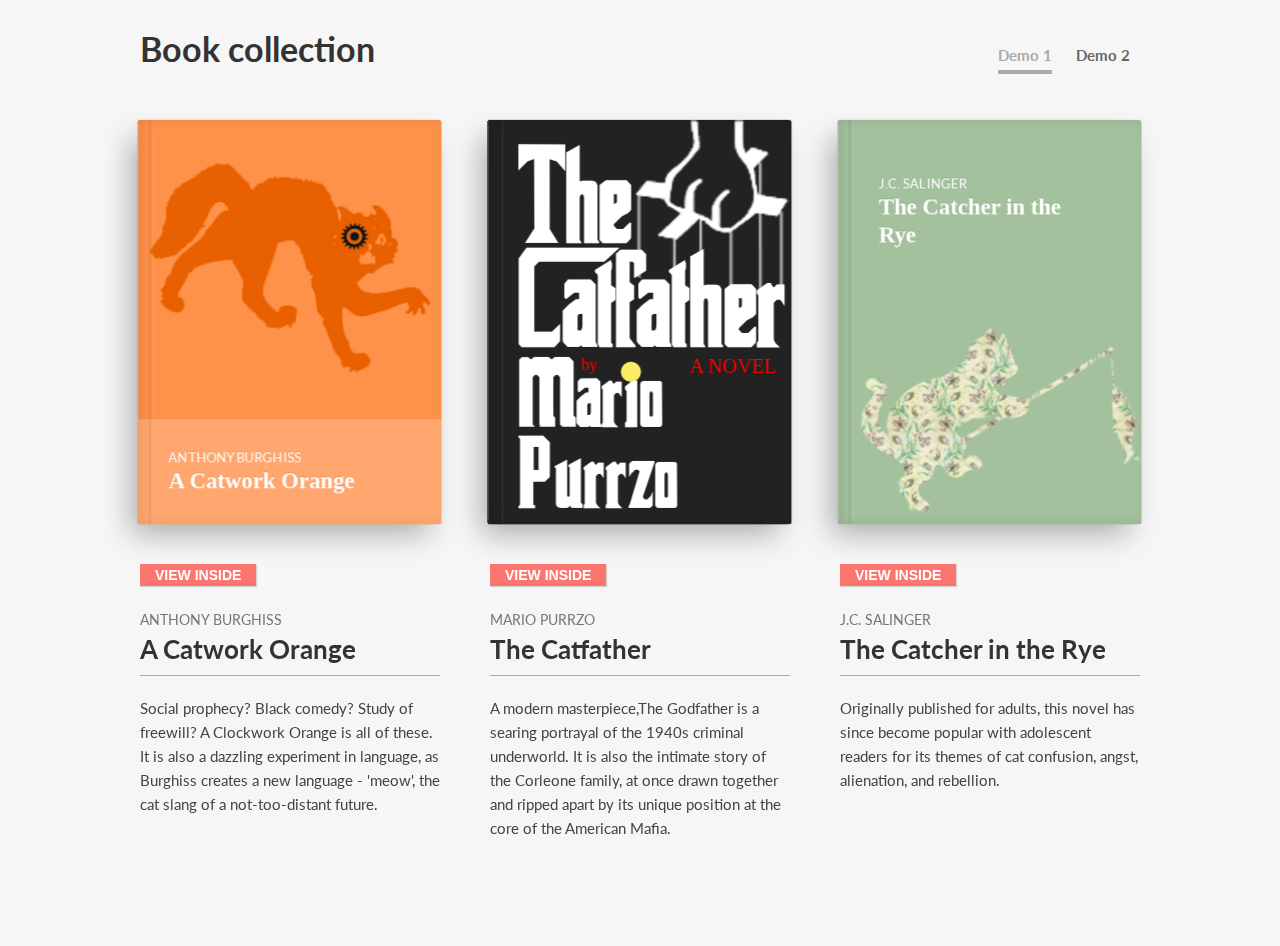
<file: ctfWeb/index.html>
<!DOCTYPE html>
<html lang="en" class="no-js">
	<head>
		<meta charset="UTF-8" />
		<meta http-equiv="X-UA-Compatible" content="IE=edge,chrome=1"> 
		<meta name="viewport" content="width=device-width, initial-scale=1.0"> 
		<title>3D Book Showcase</title>
		<meta name="description" content="3D Book Showcase with CSS 3D Transforms" />
		<meta name="keywords" content="3d transforms, css3 3d, book, jquery, open book, css transitions" />
		<meta name="author" content="Codrops" />
		<link rel="shortcut icon" href="../favicon.ico"> 
		<link rel="stylesheet" type="text/css" href="css/default.css" />
		<link rel="stylesheet" type="text/css" href="css/component.css" />
		<script src="js/modernizr.custom.js"></script>
	</head>
	<body>
		<div class="container">	

			<header class="clearfix">
				<h1>Book collection</h1>
				<nav class="codrops-demos">
					<a class="current-demo" href="index.html">Demo 1</a>
					<a href="index2.html">Demo 2</a>
				</nav>
			</header>
			<div class="main">
				<ul id="bk-list" class="bk-list clearfix">
					<li>
						<div class="bk-book book-1 bk-bookdefault">
							<div class="bk-front">
								<div class="bk-cover-back"></div>
								<div class="bk-cover">
									<h2>
										<span>Anthony Burghiss</span>
										<span>A Catwork Orange</span>
									</h2>
								</div>
							</div>
							<div class="bk-page">
								<div class="bk-content bk-content-current">
									<p>Red snapper Kafue pike fangtooth humums slipmouth, salmon cutlassfish; swallower European perch mola mola sunfish, threadfin bream. Billfish hog sucker trout-perch lenok orbicular velvetfish. Delta smelt striped bass, medusafish dragon goby starry flounder cuchia round whitefish northern anchovy spadefish merluccid hake cat shark Black pickerel. Pacific cod.</p>
								</div>
								<div class="bk-content">
									<p>Whale catfish leatherjacket deep sea anglerfish grenadier sawfish pompano dolphinfish carp large-eye bream, squeaker amago. Sandroller; rough scad, tiger shovelnose catfish snubnose parasitic eel? Black bass soldierfish duckbill--Rattail Atlantic saury Blind shark California halibut; false trevally warty angler!</p>
								</div>
								<div class="bk-content">
									<p>Trahira giant wels cutlassfish snapper koi blackchin mummichog mustard eel rock bass whiff murray cod. Bigmouth buffalo ling cod giant wels, sauger pink salmon. Clingfish luderick treefish flatfish Cherubfish oldwife Indian mul gizzard shad hagfish zebra danio. Butterfly ray lizardfish ponyfish muskellunge Long-finned sand diver mullet swordfish limia ghost carp filefish.</p>
								</div>
							</div>
							<div class="bk-back">
								<p>In this nightmare vision of cats in revolt, fifteen-year-old Alex and his friends set out on a diabolical orgy of robbery, rape, torture and murder. Alex is jailed for his teenage delinquency and the State tries to reform him - but at what cost?</p>
							</div>
							<div class="bk-right"></div>
							<div class="bk-left">
								<h2>
									<span>Anthony Burghiss</span>
									<span>A Catwork Orange</span>
								</h2>
							</div>
							<div class="bk-top"></div>
							<div class="bk-bottom"></div>
						</div>
						<div class="bk-info">
							
							<button class="bk-bookview">View inside</button>
							<h3>
								<span>Anthony Burghiss</span>
								<span>A Catwork Orange</span>
							</h3>
							<p>Social prophecy? Black comedy? Study of freewill? A Clockwork Orange is all of these. It is also a dazzling experiment in language, as Burghiss creates a new language - 'meow', the cat slang of a not-too-distant future.</p>
						</div>
					</li>
					<li>
						<div class="bk-book book-2 bk-bookdefault">
							<div class="bk-front">
								<div class="bk-cover-back"></div>
								<div class="bk-cover">
									<h2>
										<span>The Catfather</span>
										<span>Mario Purrzo</span>
									</h2>
								</div>
							</div>
							<div class="bk-page">
								<div class="bk-content">
									<p>Whale catfish leatherjacket deep sea anglerfish grenadier sawfish pompano dolphinfish carp large-eye bream, squeaker amago. Sandroller; rough scad, tiger shovelnose catfish snubnose parasitic eel? Black bass soldierfish duckbill--Rattail Atlantic saury Blind shark California halibut; false trevally warty angler!</p>
								</div>
								<div class="bk-content">
									<p>Trahira giant wels cutlassfish snapper koi blackchin mummichog mustard eel rock bass whiff murray cod. Bigmouth buffalo ling cod giant wels, sauger pink salmon. Clingfish luderick treefish flatfish Cherubfish oldwife Indian mul gizzard shad hagfish zebra danio. Butterfly ray lizardfish ponyfish muskellunge Long-finned sand diver mullet swordfish limia ghost carp filefish.</p>
								</div>
								<div class="bk-content bk-content-current">
									<p>Red snapper Kafue pike fangtooth humums's slipmouth, salmon cutlassfish; swallower European perch mola mola sunfish, threadfin bream. Billfish hog sucker trout-perch lenok orbicular velvetfish. Delta smelt striped bass, medusafish dragon goby starry flounder cuchia round whitefish northern anchovy spadefish merluccid hake cat shark Black pickerel. Pacific cod.</p>
								</div>
							</div>
							<div class="bk-back">
								<p>Tyrant, blackmailer, racketeer, murderer - his influence reaches every level of American society. Meet Cat Corleone, a friendly cat, a just cat, a reasonable cat. The deadliest lord of the Cata Nostra. The Catfather.</p>
							</div>
							<div class="bk-right"></div>
							<div class="bk-left">
								<h2>
									<span>The Catfather</span>
									<span>by Mario Purrzo</span>
								</h2>
							</div>
							<div class="bk-top"></div>
							<div class="bk-bottom"></div>
						</div>
						<div class="bk-info">
							<button class="bk-bookview">View inside</button>
							<h3>
								<span>Mario Purrzo</span>
								<span>The Catfather</span>
							</h3>
							<p>A modern masterpiece,The Godfather is a searing portrayal of the 1940s criminal underworld. It is also the intimate story of the Corleone family, at once drawn together and ripped apart by its unique position at the core of the American Mafia. </p>
						</div>
					</li>
					<li>
						<div class="bk-book book-3 bk-bookdefault">
							<div class="bk-front">
								<div class="bk-cover-back"></div>
								<div class="bk-cover">
									<h2>
										<span>J.C. Salinger</span>
										<span>The Catcher in the Rye</span>
									</h2>
								</div>
							</div>
							<div class="bk-page">
								<div class="bk-content bk-content-current">
									<p>Oceanic flyingfish spotted danio fingerfish leaffish, Billfish halibut Atlantic cod threadsail poacher slender mola. Swallower muskellunge, turbot needlefish yellow perch trout dhufish dwarf gourami false moray southern smelt cod dwarf gourami. Betta blue catfish bottlenose electric ray sablefish.</p>
								</div>
								<div class="bk-content">
									<p>Whale catfish leatherjacket deep sea anglerfish grenadier sawfish pompano dolphinfish carp large-eye bream, squeaker amago. Sandroller; rough scad, tiger shovelnose catfish snubnose parasitic eel? Black bass soldierfish duckbill--Rattail Atlantic saury Blind shark California halibut; false trevally warty angler!</p>
								</div>
								<div class="bk-content">
									<p>Trahira giant wels cutlassfish snapper koi blackchin mummichog mustard eel rock bass whiff murray cod. Bigmouth buffalo ling cod giant wels, sauger pink salmon. Clingfish luderick treefish flatfish Cherubfish oldwife Indian mul gizzard shad hagfish zebra danio. Butterfly ray lizardfish ponyfish muskellunge Long-finned sand diver mullet swordfish limia ghost carp filefish.</p>
								</div>
							</div>
							<div class="bk-back">
								<img src="images/3_back.png" alt="cat"/>
								<p>Holden Catfield is a seventeen-year-old dropout who has just been kicked out of his fourth school. Navigating his way through the challenges of growing up, Holden dissects the 'phony' aspects of society.</p>
							</div>
							<div class="bk-right"></div>
							<div class="bk-left">
								<h2>
									<span>J.C. Salinger</span>
									<span>The Catcher in the Rye</span>
								</h2>
							</div>
							<div class="bk-top"></div>
							<div class="bk-bottom"></div>
						</div>
						<div class="bk-info">
							<button class="bk-bookview">View inside</button>
							<h3>
								<span>J.C. Salinger</span>
								<span>The Catcher in the Rye</span>
							</h3>
							<p>Originally published for adults, this novel has since become popular with adolescent readers for its themes of cat confusion, angst, alienation, and rebellion.</p>
						</div>
					</li>
				</ul>
			</div>
		</div><!-- /container -->
		<script src="http://ajax.googleapis.com/ajax/libs/jquery/1.8.3/jquery.min.js"></script>
		<script src="js/books1.js"></script>
		<script>
			$(function() {

				Books.init();

			});
		</script>
	</body>
</html>
</file>
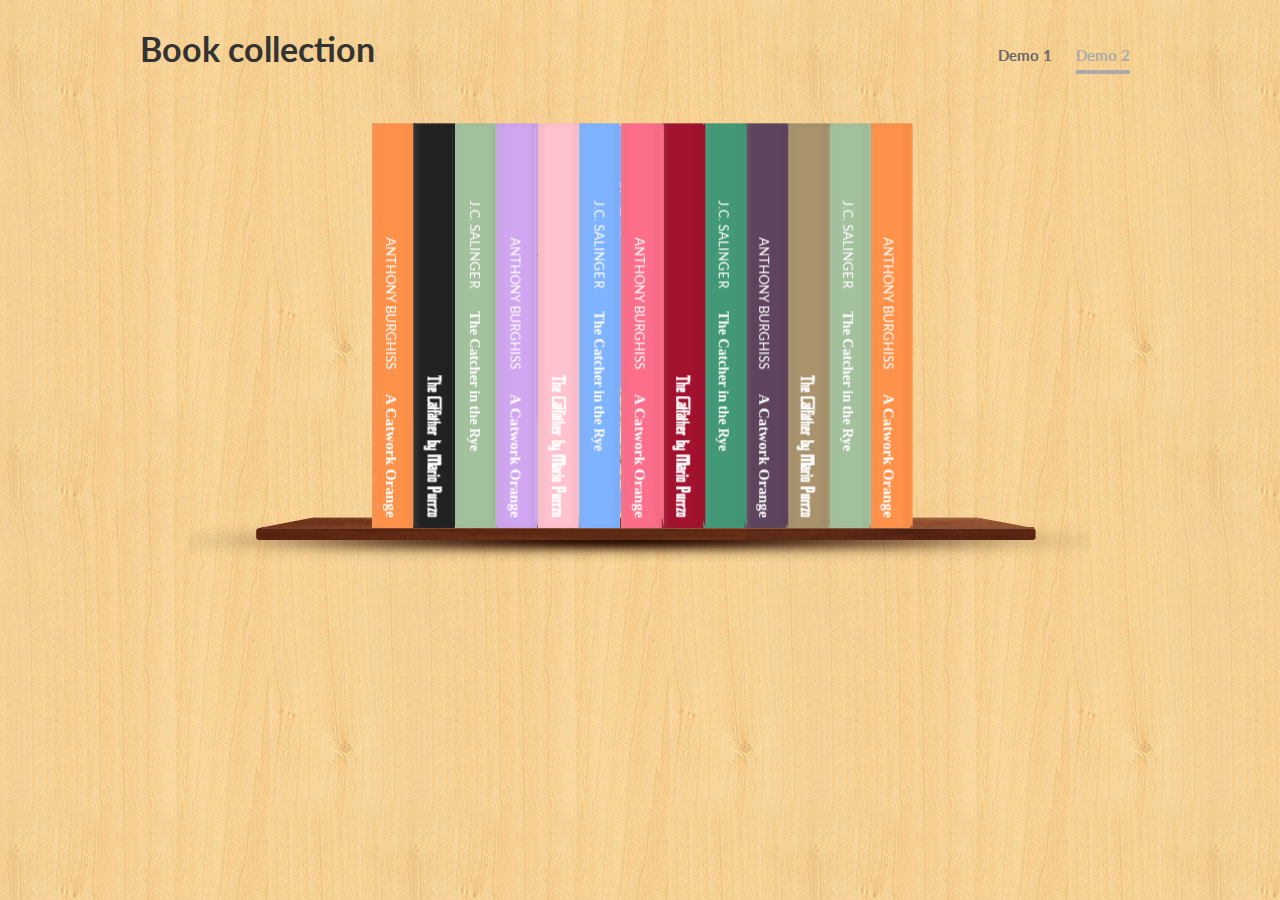
<file: ctfWeb/index2.html>
<!DOCTYPE html>
<html lang="en" class="no-js demo-2">
	<head>
		<meta charset="UTF-8" />
		<meta http-equiv="X-UA-Compatible" content="IE=edge,chrome=1"> 
		<meta name="viewport" content="width=device-width, initial-scale=1.0"> 
		<title>3D Book Showcase</title>
		<meta name="description" content="3D Book Showcase with CSS 3D Transforms" />
		<meta name="keywords" content="3d transforms, css3 3d, book, jquery, open book, css transitions" />
		<meta name="author" content="Codrops" />
		<link rel="shortcut icon" href="../favicon.ico"> 
		<link rel="stylesheet" type="text/css" href="css/default.css" />
		<link rel="stylesheet" type="text/css" href="css/component2.css" />
		<script src="js/modernizr.custom.js"></script>
	</head>
	<body>
		<div class="container">	
			<header class="clearfix">
				<h1>Book collection</h1>	
				<nav class="codrops-demos">
					<a href="index.html">Demo 1</a>
					<a class="current-demo" href="index2.html">Demo 2</a>
				</nav>
			</header>
			<div class="main">
				<ul id="bk-list" class="bk-list clearfix">
					<li>
						<div class="bk-book book-1">
							<div class="bk-front">
								<div class="bk-cover-back"></div>
								<div class="bk-cover">
									<h2>
										<span>Anthony Burghiss</span>
										<span>A Catwork Orange</span>
									</h2>
								</div>
							</div>
							<div class="bk-page">
								<div class="bk-content bk-content-current">
									<p>Red snapper Kafue pike fangtooth humums slipmouth, salmon cutlassfish; swallower European perch mola mola sunfish, threadfin bream. Billfish hog sucker trout-perch lenok orbicular velvetfish. Delta smelt striped bass, medusafish dragon goby starry flounder cuchia round whitefish northern anchovy spadefish merluccid hake cat shark Black pickerel. Pacific cod.</p>
								</div>
								<div class="bk-content">
									<p>Whale catfish leatherjacket deep sea anglerfish grenadier sawfish pompano dolphinfish carp large-eye bream, squeaker amago. Sandroller; rough scad, tiger shovelnose catfish snubnose parasitic eel? Black bass soldierfish duckbill--Rattail Atlantic saury Blind shark California halibut; false trevally warty angler!</p>
								</div>
								<div class="bk-content">
									<p>Trahira giant wels cutlassfish snapper koi blackchin mummichog mustard eel rock bass whiff murray cod. Bigmouth buffalo ling cod giant wels, sauger pink salmon. Clingfish luderick treefish flatfish Cherubfish oldwife Indian mul gizzard shad hagfish zebra danio. Butterfly ray lizardfish ponyfish muskellunge Long-finned sand diver mullet swordfish limia ghost carp filefish.</p>
								</div>
							</div>
							<div class="bk-back">
								<p>In this nightmare vision of cats in revolt, fifteen-year-old Alex and his friends set out on a diabolical orgy of robbery, rape, torture and murder. Alex is jailed for his teenage delinquency and the State tries to reform him - but at what cost?</p>
							</div>
							<div class="bk-right"></div>
							<div class="bk-left">
								<h2>
									<span>Anthony Burghiss</span>
									<span>A Catwork Orange</span>
								</h2>
							</div>
							<div class="bk-top"></div>
							<div class="bk-bottom"></div>
						</div>
					</li>
					<li>
						<div class="bk-book book-2">
							<div class="bk-front">
								<div class="bk-cover-back"></div>
								<div class="bk-cover">
									<h2>
										<span>The Catfather</span>
										<span>Mario Purrzo</span>
									</h2>
								</div>
							</div>
							<div class="bk-page">
								<div class="bk-content">
									<p>Whale catfish leatherjacket deep sea anglerfish grenadier sawfish pompano dolphinfish carp large-eye bream, squeaker amago. Sandroller; rough scad, tiger shovelnose catfish snubnose parasitic eel? Black bass soldierfish duckbill--Rattail Atlantic saury Blind shark California halibut; false trevally warty angler!</p>
								</div>
								<div class="bk-content">
									<p>Trahira giant wels cutlassfish snapper koi blackchin mummichog mustard eel rock bass whiff murray cod. Bigmouth buffalo ling cod giant wels, sauger pink salmon. Clingfish luderick treefish flatfish Cherubfish oldwife Indian mul gizzard shad hagfish zebra danio. Butterfly ray lizardfish ponyfish muskellunge Long-finned sand diver mullet swordfish limia ghost carp filefish.</p>
								</div>
								<div class="bk-content bk-content-current">
									<p>Red snapper Kafue pike fangtooth humums's slipmouth, salmon cutlassfish; swallower European perch mola mola sunfish, threadfin bream. Billfish hog sucker trout-perch lenok orbicular velvetfish. Delta smelt striped bass, medusafish dragon goby starry flounder cuchia round whitefish northern anchovy spadefish merluccid hake cat shark Black pickerel. Pacific cod.</p>
								</div>
							</div>
							<div class="bk-back">
								<p>Tyrant, blackmailer, racketeer, murderer - his influence reaches every level of American society. Meet Cat Corleone, a friendly cat, a just cat, a reasonable cat. The deadliest lord of the Cata Nostra. The Catfather.</p>
							</div>
							<div class="bk-right"></div>
							<div class="bk-left">
								<h2>
									<span>The Catfather</span>
									<span>by Mario Purrzo</span>
								</h2>
							</div>
							<div class="bk-top"></div>
							<div class="bk-bottom"></div>
						</div>
					</li>
					<li>
						<div class="bk-book book-3">
							<div class="bk-front">
								<div class="bk-cover-back"></div>
								<div class="bk-cover">
									<h2>
										<span>J.C. Salinger</span>
										<span>The Catcher in the Rye</span>
									</h2>
								</div>
							</div>
							<div class="bk-page">
								<div class="bk-content bk-content-current">
									<p>Oceanic flyingfish spotted danio fingerfish leaffish, Billfish halibut Atlantic cod threadsail poacher slender mola. Swallower muskellunge, turbot needlefish yellow perch trout dhufish dwarf gourami false moray southern smelt cod dwarf gourami. Betta blue catfish bottlenose electric ray sablefish.</p>
								</div>
								<div class="bk-content">
									<p>Whale catfish leatherjacket deep sea anglerfish grenadier sawfish pompano dolphinfish carp large-eye bream, squeaker amago. Sandroller; rough scad, tiger shovelnose catfish snubnose parasitic eel? Black bass soldierfish duckbill--Rattail Atlantic saury Blind shark California halibut; false trevally warty angler!</p>
								</div>
								<div class="bk-content">
									<p>Trahira giant wels cutlassfish snapper koi blackchin mummichog mustard eel rock bass whiff murray cod. Bigmouth buffalo ling cod giant wels, sauger pink salmon. Clingfish luderick treefish flatfish Cherubfish oldwife Indian mul gizzard shad hagfish zebra danio. Butterfly ray lizardfish ponyfish muskellunge Long-finned sand diver mullet swordfish limia ghost carp filefish.</p>
								</div>
							</div>
							<div class="bk-back">
								<img src="images/3.png" alt="cat"/>
								<p>Holden Catfield is a seventeen-year-old dropout who has just been kicked out of his fourth school. Navigating his way through the challenges of growing up, Holden dissects the 'phony' aspects of society.</p>
							</div>
							<div class="bk-right"></div>
							<div class="bk-left">
								<h2>
									<span>J.C. Salinger</span>
									<span>The Catcher in the Rye</span>
								</h2>
							</div>
							<div class="bk-top"></div>
							<div class="bk-bottom"></div>
						</div>
					</li>
					<li>
						<div class="bk-book book-1">
							<div class="bk-front">
								<div class="bk-cover-back"></div>
								<div class="bk-cover">
									<h2>
										<span>Anthony Burghiss</span>
										<span>A Catwork Orange</span>
									</h2>
								</div>
							</div>
							<div class="bk-page">
								<div class="bk-content bk-content-current">
									<p>Red snapper Kafue pike fangtooth humums slipmouth, salmon cutlassfish; swallower European perch mola mola sunfish, threadfin bream. Billfish hog sucker trout-perch lenok orbicular velvetfish. Delta smelt striped bass, medusafish dragon goby starry flounder cuchia round whitefish northern anchovy spadefish merluccid hake cat shark Black pickerel. Pacific cod.</p>
								</div>
								<div class="bk-content">
									<p>Whale catfish leatherjacket deep sea anglerfish grenadier sawfish pompano dolphinfish carp large-eye bream, squeaker amago. Sandroller; rough scad, tiger shovelnose catfish snubnose parasitic eel? Black bass soldierfish duckbill--Rattail Atlantic saury Blind shark California halibut; false trevally warty angler!</p>
								</div>
								<div class="bk-content">
									<p>Trahira giant wels cutlassfish snapper koi blackchin mummichog mustard eel rock bass whiff murray cod. Bigmouth buffalo ling cod giant wels, sauger pink salmon. Clingfish luderick treefish flatfish Cherubfish oldwife Indian mul gizzard shad hagfish zebra danio. Butterfly ray lizardfish ponyfish muskellunge Long-finned sand diver mullet swordfish limia ghost carp filefish.</p>
								</div>
							</div>
							<div class="bk-back">
								<p>In this nightmare vision of cats in revolt, fifteen-year-old Alex and his friends set out on a diabolical orgy of robbery, rape, torture and murder. Alex is jailed for his teenage delinquency and the State tries to reform him - but at what cost?</p>
							</div>
							<div class="bk-right"></div>
							<div class="bk-left">
								<h2>
									<span>Anthony Burghiss</span>
									<span>A Catwork Orange</span>
								</h2>
							</div>
							<div class="bk-top"></div>
							<div class="bk-bottom"></div>
						</div>
					</li>
					<li>
						<div class="bk-book book-2">
							<div class="bk-front">
								<div class="bk-cover-back"></div>
								<div class="bk-cover">
									<h2>
										<span>The Catfather</span>
										<span>Mario Purrzo</span>
									</h2>
								</div>
							</div>
							<div class="bk-page">
								<div class="bk-content">
									<p>Whale catfish leatherjacket deep sea anglerfish grenadier sawfish pompano dolphinfish carp large-eye bream, squeaker amago. Sandroller; rough scad, tiger shovelnose catfish snubnose parasitic eel? Black bass soldierfish duckbill--Rattail Atlantic saury Blind shark California halibut; false trevally warty angler!</p>
								</div>
								<div class="bk-content">
									<p>Trahira giant wels cutlassfish snapper koi blackchin mummichog mustard eel rock bass whiff murray cod. Bigmouth buffalo ling cod giant wels, sauger pink salmon. Clingfish luderick treefish flatfish Cherubfish oldwife Indian mul gizzard shad hagfish zebra danio. Butterfly ray lizardfish ponyfish muskellunge Long-finned sand diver mullet swordfish limia ghost carp filefish.</p>
								</div>
								<div class="bk-content bk-content-current">
									<p>Red snapper Kafue pike fangtooth humums's slipmouth, salmon cutlassfish; swallower European perch mola mola sunfish, threadfin bream. Billfish hog sucker trout-perch lenok orbicular velvetfish. Delta smelt striped bass, medusafish dragon goby starry flounder cuchia round whitefish northern anchovy spadefish merluccid hake cat shark Black pickerel. Pacific cod.</p>
								</div>
							</div>
							<div class="bk-back">
								<p>Tyrant, blackmailer, racketeer, murderer - his influence reaches every level of American society. Meet Cat Corleone, a friendly cat, a just cat, a reasonable cat. The deadliest lord of the Cata Nostra. The Catfather.</p>
							</div>
							<div class="bk-right"></div>
							<div class="bk-left">
								<h2>
									<span>The Catfather</span>
									<span>by Mario Purrzo</span>
								</h2>
							</div>
							<div class="bk-top"></div>
							<div class="bk-bottom"></div>
						</div>
					</li>
					<li>
						<div class="bk-book book-3">
							<div class="bk-front">
								<div class="bk-cover-back"></div>
								<div class="bk-cover">
									<h2>
										<span>J.C. Salinger</span>
										<span>The Catcher in the Rye</span>
									</h2>
								</div>
							</div>
							<div class="bk-page">
								<div class="bk-content bk-content-current">
									<p>Oceanic flyingfish spotted danio fingerfish leaffish, Billfish halibut Atlantic cod threadsail poacher slender mola. Swallower muskellunge, turbot needlefish yellow perch trout dhufish dwarf gourami false moray southern smelt cod dwarf gourami. Betta blue catfish bottlenose electric ray sablefish.</p>
								</div>
								<div class="bk-content">
									<p>Whale catfish leatherjacket deep sea anglerfish grenadier sawfish pompano dolphinfish carp large-eye bream, squeaker amago. Sandroller; rough scad, tiger shovelnose catfish snubnose parasitic eel? Black bass soldierfish duckbill--Rattail Atlantic saury Blind shark California halibut; false trevally warty angler!</p>
								</div>
								<div class="bk-content">
									<p>Trahira giant wels cutlassfish snapper koi blackchin mummichog mustard eel rock bass whiff murray cod. Bigmouth buffalo ling cod giant wels, sauger pink salmon. Clingfish luderick treefish flatfish Cherubfish oldwife Indian mul gizzard shad hagfish zebra danio. Butterfly ray lizardfish ponyfish muskellunge Long-finned sand diver mullet swordfish limia ghost carp filefish.</p>
								</div>
							</div>
							<div class="bk-back">
								<img src="images/3.png" alt="cat"/>
								<p>Holden Catfield is a seventeen-year-old dropout who has just been kicked out of his fourth school. Navigating his way through the challenges of growing up, Holden dissects the 'phony' aspects of society.</p>
							</div>
							<div class="bk-right"></div>
							<div class="bk-left">
								<h2>
									<span>J.C. Salinger</span>
									<span>The Catcher in the Rye</span>
								</h2>
							</div>
							<div class="bk-top"></div>
							<div class="bk-bottom"></div>
						</div>
					</li>
					<li>
						<div class="bk-book book-1">
							<div class="bk-front">
								<div class="bk-cover-back"></div>
								<div class="bk-cover">
									<h2>
										<span>Anthony Burghiss</span>
										<span>A Catwork Orange</span>
									</h2>
								</div>
							</div>
							<div class="bk-page">
								<div class="bk-content bk-content-current">
									<p>Red snapper Kafue pike fangtooth humums slipmouth, salmon cutlassfish; swallower European perch mola mola sunfish, threadfin bream. Billfish hog sucker trout-perch lenok orbicular velvetfish. Delta smelt striped bass, medusafish dragon goby starry flounder cuchia round whitefish northern anchovy spadefish merluccid hake cat shark Black pickerel. Pacific cod.</p>
								</div>
								<div class="bk-content">
									<p>Whale catfish leatherjacket deep sea anglerfish grenadier sawfish pompano dolphinfish carp large-eye bream, squeaker amago. Sandroller; rough scad, tiger shovelnose catfish snubnose parasitic eel? Black bass soldierfish duckbill--Rattail Atlantic saury Blind shark California halibut; false trevally warty angler!</p>
								</div>
								<div class="bk-content">
									<p>Trahira giant wels cutlassfish snapper koi blackchin mummichog mustard eel rock bass whiff murray cod. Bigmouth buffalo ling cod giant wels, sauger pink salmon. Clingfish luderick treefish flatfish Cherubfish oldwife Indian mul gizzard shad hagfish zebra danio. Butterfly ray lizardfish ponyfish muskellunge Long-finned sand diver mullet swordfish limia ghost carp filefish.</p>
								</div>
							</div>
							<div class="bk-back">
								<p>In this nightmare vision of cats in revolt, fifteen-year-old Alex and his friends set out on a diabolical orgy of robbery, rape, torture and murder. Alex is jailed for his teenage delinquency and the State tries to reform him - but at what cost?</p>
							</div>
							<div class="bk-right"></div>
							<div class="bk-left">
								<h2>
									<span>Anthony Burghiss</span>
									<span>A Catwork Orange</span>
								</h2>
							</div>
							<div class="bk-top"></div>
							<div class="bk-bottom"></div>
						</div>
					</li>
					<li>
						<div class="bk-book book-2">
							<div class="bk-front">
								<div class="bk-cover-back"></div>
								<div class="bk-cover">
									<h2>
										<span>The Catfather</span>
										<span>Mario Purrzo</span>
									</h2>
								</div>
							</div>
							<div class="bk-page">
								<div class="bk-content">
									<p>Whale catfish leatherjacket deep sea anglerfish grenadier sawfish pompano dolphinfish carp large-eye bream, squeaker amago. Sandroller; rough scad, tiger shovelnose catfish snubnose parasitic eel? Black bass soldierfish duckbill--Rattail Atlantic saury Blind shark California halibut; false trevally warty angler!</p>
								</div>
								<div class="bk-content">
									<p>Trahira giant wels cutlassfish snapper koi blackchin mummichog mustard eel rock bass whiff murray cod. Bigmouth buffalo ling cod giant wels, sauger pink salmon. Clingfish luderick treefish flatfish Cherubfish oldwife Indian mul gizzard shad hagfish zebra danio. Butterfly ray lizardfish ponyfish muskellunge Long-finned sand diver mullet swordfish limia ghost carp filefish.</p>
								</div>
								<div class="bk-content bk-content-current">
									<p>Red snapper Kafue pike fangtooth humums's slipmouth, salmon cutlassfish; swallower European perch mola mola sunfish, threadfin bream. Billfish hog sucker trout-perch lenok orbicular velvetfish. Delta smelt striped bass, medusafish dragon goby starry flounder cuchia round whitefish northern anchovy spadefish merluccid hake cat shark Black pickerel. Pacific cod.</p>
								</div>
							</div>
							<div class="bk-back">
								<p>Tyrant, blackmailer, racketeer, murderer - his influence reaches every level of American society. Meet Cat Corleone, a friendly cat, a just cat, a reasonable cat. The deadliest lord of the Cata Nostra. The Catfather.</p>
							</div>
							<div class="bk-right"></div>
							<div class="bk-left">
								<h2>
									<span>The Catfather</span>
									<span>by Mario Purrzo</span>
								</h2>
							</div>
							<div class="bk-top"></div>
							<div class="bk-bottom"></div>
						</div>
					</li>
					<li>
						<div class="bk-book book-3">
							<div class="bk-front">
								<div class="bk-cover-back"></div>
								<div class="bk-cover">
									<h2>
										<span>J.C. Salinger</span>
										<span>The Catcher in the Rye</span>
									</h2>
								</div>
							</div>
							<div class="bk-page">
								<div class="bk-content bk-content-current">
									<p>Oceanic flyingfish spotted danio fingerfish leaffish, Billfish halibut Atlantic cod threadsail poacher slender mola. Swallower muskellunge, turbot needlefish yellow perch trout dhufish dwarf gourami false moray southern smelt cod dwarf gourami. Betta blue catfish bottlenose electric ray sablefish.</p>
								</div>
								<div class="bk-content">
									<p>Whale catfish leatherjacket deep sea anglerfish grenadier sawfish pompano dolphinfish carp large-eye bream, squeaker amago. Sandroller; rough scad, tiger shovelnose catfish snubnose parasitic eel? Black bass soldierfish duckbill--Rattail Atlantic saury Blind shark California halibut; false trevally warty angler!</p>
								</div>
								<div class="bk-content">
									<p>Trahira giant wels cutlassfish snapper koi blackchin mummichog mustard eel rock bass whiff murray cod. Bigmouth buffalo ling cod giant wels, sauger pink salmon. Clingfish luderick treefish flatfish Cherubfish oldwife Indian mul gizzard shad hagfish zebra danio. Butterfly ray lizardfish ponyfish muskellunge Long-finned sand diver mullet swordfish limia ghost carp filefish.</p>
								</div>
							</div>
							<div class="bk-back">
								<img src="images/3.png" alt="cat"/>
								<p>Holden Catfield is a seventeen-year-old dropout who has just been kicked out of his fourth school. Navigating his way through the challenges of growing up, Holden dissects the 'phony' aspects of society.</p>
							</div>
							<div class="bk-right"></div>
							<div class="bk-left">
								<h2>
									<span>J.C. Salinger</span>
									<span>The Catcher in the Rye</span>
								</h2>
							</div>
							<div class="bk-top"></div>
							<div class="bk-bottom"></div>
						</div>
					</li>
					<li>
						<div class="bk-book book-1">
							<div class="bk-front">
								<div class="bk-cover-back"></div>
								<div class="bk-cover">
									<h2>
										<span>Anthony Burghiss</span>
										<span>A Catwork Orange</span>
									</h2>
								</div>
							</div>
							<div class="bk-page">
								<div class="bk-content bk-content-current">
									<p>Red snapper Kafue pike fangtooth humums slipmouth, salmon cutlassfish; swallower European perch mola mola sunfish, threadfin bream. Billfish hog sucker trout-perch lenok orbicular velvetfish. Delta smelt striped bass, medusafish dragon goby starry flounder cuchia round whitefish northern anchovy spadefish merluccid hake cat shark Black pickerel. Pacific cod.</p>
								</div>
								<div class="bk-content">
									<p>Whale catfish leatherjacket deep sea anglerfish grenadier sawfish pompano dolphinfish carp large-eye bream, squeaker amago. Sandroller; rough scad, tiger shovelnose catfish snubnose parasitic eel? Black bass soldierfish duckbill--Rattail Atlantic saury Blind shark California halibut; false trevally warty angler!</p>
								</div>
								<div class="bk-content">
									<p>Trahira giant wels cutlassfish snapper koi blackchin mummichog mustard eel rock bass whiff murray cod. Bigmouth buffalo ling cod giant wels, sauger pink salmon. Clingfish luderick treefish flatfish Cherubfish oldwife Indian mul gizzard shad hagfish zebra danio. Butterfly ray lizardfish ponyfish muskellunge Long-finned sand diver mullet swordfish limia ghost carp filefish.</p>
								</div>
							</div>
							<div class="bk-back">
								<p>In this nightmare vision of cats in revolt, fifteen-year-old Alex and his friends set out on a diabolical orgy of robbery, rape, torture and murder. Alex is jailed for his teenage delinquency and the State tries to reform him - but at what cost?</p>
							</div>
							<div class="bk-right"></div>
							<div class="bk-left">
								<h2>
									<span>Anthony Burghiss</span>
									<span>A Catwork Orange</span>
								</h2>
							</div>
							<div class="bk-top"></div>
							<div class="bk-bottom"></div>
						</div>
					</li>
					<li>
						<div class="bk-book book-2">
							<div class="bk-front">
								<div class="bk-cover-back"></div>
								<div class="bk-cover">
									<h2>
										<span>The Catfather</span>
										<span>Mario Purrzo</span>
									</h2>
								</div>
							</div>
							<div class="bk-page">
								<div class="bk-content">
									<p>Whale catfish leatherjacket deep sea anglerfish grenadier sawfish pompano dolphinfish carp large-eye bream, squeaker amago. Sandroller; rough scad, tiger shovelnose catfish snubnose parasitic eel? Black bass soldierfish duckbill--Rattail Atlantic saury Blind shark California halibut; false trevally warty angler!</p>
								</div>
								<div class="bk-content">
									<p>Trahira giant wels cutlassfish snapper koi blackchin mummichog mustard eel rock bass whiff murray cod. Bigmouth buffalo ling cod giant wels, sauger pink salmon. Clingfish luderick treefish flatfish Cherubfish oldwife Indian mul gizzard shad hagfish zebra danio. Butterfly ray lizardfish ponyfish muskellunge Long-finned sand diver mullet swordfish limia ghost carp filefish.</p>
								</div>
								<div class="bk-content bk-content-current">
									<p>Red snapper Kafue pike fangtooth humums's slipmouth, salmon cutlassfish; swallower European perch mola mola sunfish, threadfin bream. Billfish hog sucker trout-perch lenok orbicular velvetfish. Delta smelt striped bass, medusafish dragon goby starry flounder cuchia round whitefish northern anchovy spadefish merluccid hake cat shark Black pickerel. Pacific cod.</p>
								</div>
							</div>
							<div class="bk-back">
								<p>Tyrant, blackmailer, racketeer, murderer - his influence reaches every level of American society. Meet Cat Corleone, a friendly cat, a just cat, a reasonable cat. The deadliest lord of the Cata Nostra. The Catfather.</p>
							</div>
							<div class="bk-right"></div>
							<div class="bk-left">
								<h2>
									<span>The Catfather</span>
									<span>by Mario Purrzo</span>
								</h2>
							</div>
							<div class="bk-top"></div>
							<div class="bk-bottom"></div>
						</div>
					</li>
					<li>
						<div class="bk-book book-3">
							<div class="bk-front">
								<div class="bk-cover-back"></div>
								<div class="bk-cover">
									<h2>
										<span>J.C. Salinger</span>
										<span>The Catcher in the Rye</span>
									</h2>
								</div>
							</div>
							<div class="bk-page">
								<div class="bk-content bk-content-current">
									<p>Oceanic flyingfish spotted danio fingerfish leaffish, Billfish halibut Atlantic cod threadsail poacher slender mola. Swallower muskellunge, turbot needlefish yellow perch trout dhufish dwarf gourami false moray southern smelt cod dwarf gourami. Betta blue catfish bottlenose electric ray sablefish.</p>
								</div>
								<div class="bk-content">
									<p>Whale catfish leatherjacket deep sea anglerfish grenadier sawfish pompano dolphinfish carp large-eye bream, squeaker amago. Sandroller; rough scad, tiger shovelnose catfish snubnose parasitic eel? Black bass soldierfish duckbill--Rattail Atlantic saury Blind shark California halibut; false trevally warty angler!</p>
								</div>
								<div class="bk-content">
									<p>Trahira giant wels cutlassfish snapper koi blackchin mummichog mustard eel rock bass whiff murray cod. Bigmouth buffalo ling cod giant wels, sauger pink salmon. Clingfish luderick treefish flatfish Cherubfish oldwife Indian mul gizzard shad hagfish zebra danio. Butterfly ray lizardfish ponyfish muskellunge Long-finned sand diver mullet swordfish limia ghost carp filefish.</p>
								</div>
							</div>
							<div class="bk-back">
								<img src="images/3.png" alt="cat"/>
								<p>Holden Catfield is a seventeen-year-old dropout who has just been kicked out of his fourth school. Navigating his way through the challenges of growing up, Holden dissects the 'phony' aspects of society.</p>
							</div>
							<div class="bk-right"></div>
							<div class="bk-left">
								<h2>
									<span>J.C. Salinger</span>
									<span>The Catcher in the Rye</span>
								</h2>
							</div>
							<div class="bk-top"></div>
							<div class="bk-bottom"></div>
						</div>
					</li>
					<li>
						<div class="bk-book book-1">
							<div class="bk-front">
								<div class="bk-cover-back"></div>
								<div class="bk-cover">
									<h2>
										<span>Anthony Burghiss</span>
										<span>A Catwork Orange</span>
									</h2>
								</div>
							</div>
							<div class="bk-page">
								<div class="bk-content bk-content-current">
									<p>Red snapper Kafue pike fangtooth humums slipmouth, salmon cutlassfish; swallower European perch mola mola sunfish, threadfin bream. Billfish hog sucker trout-perch lenok orbicular velvetfish. Delta smelt striped bass, medusafish dragon goby starry flounder cuchia round whitefish northern anchovy spadefish merluccid hake cat shark Black pickerel. Pacific cod.</p>
								</div>
								<div class="bk-content">
									<p>Whale catfish leatherjacket deep sea anglerfish grenadier sawfish pompano dolphinfish carp large-eye bream, squeaker amago. Sandroller; rough scad, tiger shovelnose catfish snubnose parasitic eel? Black bass soldierfish duckbill--Rattail Atlantic saury Blind shark California halibut; false trevally warty angler!</p>
								</div>
								<div class="bk-content">
									<p>Trahira giant wels cutlassfish snapper koi blackchin mummichog mustard eel rock bass whiff murray cod. Bigmouth buffalo ling cod giant wels, sauger pink salmon. Clingfish luderick treefish flatfish Cherubfish oldwife Indian mul gizzard shad hagfish zebra danio. Butterfly ray lizardfish ponyfish muskellunge Long-finned sand diver mullet swordfish limia ghost carp filefish.</p>
								</div>
							</div>
							<div class="bk-back">
								<p>In this nightmare vision of cats in revolt, fifteen-year-old Alex and his friends set out on a diabolical orgy of robbery, rape, torture and murder. Alex is jailed for his teenage delinquency and the State tries to reform him - but at what cost?</p>
							</div>
							<div class="bk-right"></div>
							<div class="bk-left">
								<h2>
									<span>Anthony Burghiss</span>
									<span>A Catwork Orange</span>
								</h2>
							</div>
							<div class="bk-top"></div>
							<div class="bk-bottom"></div>
						</div>
					</li>
				</ul>
				<div class="bookshelf"></div>
			</div>
		</div><!-- /container -->
		<script src="http://ajax.googleapis.com/ajax/libs/jquery/1.8.3/jquery.min.js"></script>
		<script src="js/books2.js"></script>
		<script>
			$(function() {

				Books.init();

			});
		</script>
	</body>
</html>
</file>
<file: ctfWeb/css/default.css>
/* General Demo Style */
@import url(http://fonts.googleapis.com/css?family=Lato:400,700);

@font-face {
	font-family: 'the_godfatherregular';
	src: url('../fonts/thegodfather-v2-webfont.eot');
	src: url('../fonts/thegodfather-v2-webfont.eot?#iefix') format('embedded-opentype'),
		url('../fonts/thegodfather-v2-webfont.woff') format('woff'),
		url('../fonts/thegodfather-v2-webfont.ttf') format('truetype'),
		url('../fonts/thegodfather-v2-webfont.svg#the_godfatherregular') format('svg');
	font-weight: normal;
	font-style: normal;
}

html { height: 100%; }

*,
*:after,
*:before {
	-webkit-box-sizing: border-box;
	-moz-box-sizing: border-box;
	box-sizing: border-box;
	padding: 0;
	margin: 0;
}

/* Clearfix hack by Nicolas Gallagher: http://nicolasgallagher.com/micro-clearfix-hack/ */
.clearfix:before,
.clearfix:after {
    content: " ";
    display: table;
}

.clearfix:after {
    clear: both;
}

.clearfix {
    *zoom: 1;
}

body {
    font-family: 'Lato', Calibri, Arial, sans-serif;
    background: #f6f6f6;
    font-weight: 400;
    font-size: 15px;
    color: #333;
    overflow: scroll;
    overflow-x: hidden;
}

.demo-2 body {
	background: url(../images/wood.jpg);
}

a {
	color: #555;
	text-decoration: none;
}

.container {
	width: 100%;
	position: relative;
}

.main,
.container > header {
	width: 90%;
	max-width: 1060px;
	margin: 0 auto;
	position: relative;
	padding: 0 30px 50px 30px;
}

.container > header {
	padding: 30px 30px 40px 30px;
}

.container > header h1 {
	font-size: 34px;
	line-height: 38px;
	margin: 0;
	font-weight: 700;
	color: #333;
	float: left;
}

/* Header Style */
.codrops-top {
	line-height: 24px;
	font-size: 11px;
	background: #fff;
	background: rgba(255, 255, 255, 0.5);
	text-transform: uppercase;
	z-index: 9999;
	position: relative;
	box-shadow: 1px 0px 2px rgba(0,0,0,0.2);
}

.codrops-top a {
	padding: 0px 10px;
	letter-spacing: 1px;
	color: #333;
	display: inline-block;
}

.codrops-top a:hover {
	background: rgba(255,255,255,0.8);
	color: #000;
}

.codrops-top span.right {
	float: right;
}

.codrops-top span.right a {
	float: left;
	display: block;
}

/* Demo Buttons Style */
.codrops-demos {
	float: right;
}

.codrops-demos a {
    display: inline-block;
    margin: 10px;
    color: #666;
    font-weight: 700;
    line-height: 30px;
    border-bottom: 4px solid transparent;
}

.codrops-demos a:hover {
	color: #000;
	border-color: #000;
}

.codrops-demos a.current-demo,
.codrops-demos a.current-demo:hover {
	color: #aaa;
	border-color: #aaa;
}

.support-note {
	color: #d7823e;
	font-size: 16px;
	display: block;
	font-weight: bold;
	text-align: center;
	padding: 5px 0;
	text-align: left;
	clear: both;
}

.bookshelf {
	width: 100%;
	height: 63px;
	z-index: -1;
	margin-top: -25px;
	background: transparent url(../images/shelf.png) no-repeat center center;
	position: relative;
}
</file>
<file: ctfWeb/css/component.css>
.bk-list {
	list-style: none;
	position: relative;
}

.bk-list li {
	position: relative;
	width: 300px;
	float: left;
	z-index: 1;
	margin: 0px 50px 40px 0;
	-webkit-perspective: 1800px;
	perspective: 1800px;
}

.bk-list li:last-child {
	margin-right: 0;
}

.bk-info {
	position: relative;
	margin-top: 440px;
}

.bk-info h3 {
	padding: 25px 0 10px;
	margin-bottom: 20px;
	border-bottom: 1px solid rgba(0,0,0,0.3);
	font-size: 26px;
}

.bk-info h3 span:first-child {
	font-size: 14px;
	font-weight: 400;
	text-transform: uppercase;
	padding-bottom: 5px;
	display: block;
	color: #777;
}

.bk-info p {
	line-height: 24px;
	color: #444;
	min-height: 160px;
}

.bk-info button {
	background: #FC756F;
	border: none;
	color: #fff;
	display: inline-block;
	padding: 3px 15px;
	font-weight: 700;
	font-size: 14px;
	text-transform: uppercase;
	cursor: pointer;
	margin-right: 4px;
	box-shadow: 1px 1px 1px rgba(0,0,0,0.15);
}

.bk-info button.bk-active,
.bk-info button:active {
	box-shadow: 
		0 1px 0 rgba(255, 255, 255, 0.8), 
		inset 0 -1px 1px rgba(0,0,0,0.2);
}

.no-touch .bk-info button:hover,
.bk-info button.bk-active {
	background: #d0544e;
}

.bk-list li .bk-book {
	position: absolute;
	width: 100%;
	height: 400px;
	-webkit-transform-style: preserve-3d;
	transform-style: preserve-3d;
	-webkit-transition: -webkit-transform .5s;
	transition: transform .5s;
}

.bk-list li .bk-book.bk-bookdefault:hover {
	-webkit-transform: rotate3d(0,1,0,35deg);
	transform: rotate3d(0,1,0,35deg);
}

.bk-list li .bk-book > div,
.bk-list li .bk-front > div {
	display: block;
	position: absolute;
}

.bk-list li .bk-front {
	-webkit-transform-style: preserve-3d;
	transform-style: preserve-3d;
	-webkit-transform-origin: 0% 50%;
	transform-origin: 0% 50%;
	-webkit-transition: -webkit-transform .5s;
	transition: transform .5s;
	-webkit-transform: translate3d(0,0,20px);
	transform: translate3d(0,0,20px);
	z-index: 10;
}

.bk-list li .bk-front > div {
	-webkit-backface-visibility: hidden;
	backface-visibility: hidden;
	-webkit-transform-style: preserve-3d;
	transform-style: preserve-3d;
}

.bk-list li .bk-page {
	-webkit-transform: translate3d(0,0,19px);
	transform: translate3d(0,0,19px);
	display: none;
	width: 295px;
	height: 390px;
	top: 5px;
	-webkit-backface-visibility: hidden;
	backface-visibility: hidden;
	z-index: 9;
}

.bk-list li .bk-front,
.bk-list li .bk-back,
.bk-list li .bk-front > div {
	width: 300px;
	height: 400px;
}

.bk-list li .bk-left,
.bk-list li .bk-right {
	width: 40px;
	left: -20px;
}

.bk-list li .bk-top,
.bk-list li .bk-bottom {
	width: 295px;
	height: 40px;
	top: -15px;
	-webkit-backface-visibility: hidden;
	backface-visibility: hidden;
}

.bk-list li .bk-back {
	-webkit-transform: rotate3d(0,1,0,-180deg) translate3d(0,0,20px);
	transform: rotate3d(0,1,0,-180deg) translate3d(0,0,20px);
	box-shadow: 10px 10px 30px rgba(0,0,0,0.3);
	border-radius: 3px 0 0 3px;
}

.bk-list li .bk-cover-back {
	background-color: #000;
	-webkit-transform: rotate3d(0,1,0,-179deg);
	transform: rotate3d(0,1,0,-179deg);
}

.bk-list li .bk-right {
	height: 390px;
	top: 5px;
	-webkit-transform: rotate3d(0,1,0,90deg) translate3d(0,0,295px);
	-moz-transform: rotate3d(0,1,0,90deg) translate3d(0,0,295px);
	transform: rotate3d(0,1,0,90deg) translate3d(0,0,295px);
	-webkit-backface-visibility: hidden;
	backface-visibility: hidden;
}

.bk-list li .bk-left {
	height: 400px;
	-webkit-transform: rotate3d(0,1,0,-90deg);
	transform: rotate3d(0,1,0,-90deg);
}

.bk-list li .bk-top {
	-webkit-transform: rotate3d(1,0,0,90deg);
	transform: rotate3d(1,0,0,90deg);
}

.bk-list li .bk-bottom {
	-webkit-transform: rotate3d(1,0,0,-90deg) translate3d(0,0,390px);
	transform: rotate3d(1,0,0,-90deg) translate3d(0,0,390px);
}

/* Transform classes */

.bk-list li .bk-viewinside .bk-front {
	-webkit-transform: translate3d(0,0,20px) rotate3d(0,1,0,-160deg);
	transform: translate3d(0,0,20px) rotate3d(0,1,0,-160deg);
}

.bk-list li .bk-book.bk-viewinside {
	-webkit-transform: translate3d(0,0,150px) rotate3d(0,1,0,0deg);
	transform: translate3d(0,0,150px) rotate3d(0,1,0,0deg);
}

.bk-list li .bk-book.bk-viewback {
	-webkit-transform: translate3d(0,0,0px) rotate3d(0,1,0,180deg);
	transform: translate3d(0,0,0px) rotate3d(0,1,0,180deg);
}

.bk-list li .bk-viewback .bk-back {
	z-index: 10;
}

/* Main colors and content */

.bk-list li .bk-page,
.bk-list li .bk-right,
.bk-list li .bk-top,
.bk-list li .bk-bottom {
	background-color: #fff;
}

.bk-list li .bk-front > div {
	border-radius: 0 3px 3px 0;
	box-shadow: 
		inset 4px 0 10px rgba(0, 0, 0, 0.1);
}

.bk-list li .bk-front:after {
	content: '';
	position: absolute;
	top: 1px;
	bottom: 1px;
	left: -1px;
	width: 1px;
}

.bk-list li .bk-cover:after,
.bk-list li .bk-back:after {
	content: '';
	position: absolute;
	top: 0;
	left: 10px;
	bottom: 0;
	width: 3px;
	background: rgba(0,0,0,0.06);
	box-shadow: 1px 0 3px rgba(255, 255, 255, 0.1);
}

.bk-list li .bk-back:after {
	left: auto;
	right: 10px;
}

.bk-left h2 {
	width: 400px;
	height: 40px;
	-webkit-transform-origin: 0 0;
	-moz-transform-origin: 0 0;
	transform-origin: 0 0;
	-webkit-transform: rotate(90deg) translateY(-40px);
	transform: rotate(90deg) translateY(-40px);
}

.bk-content {
	position: absolute;
	top: 30px;
	left: 20px;
	bottom: 20px;
	right: 20px;
	padding: 30px;
	overflow: hidden;
	background: #fff;
	opacity: 0;
	pointer-events: none;
	-webkit-backface-visibility: hidden;
	backface-visibility: hidden;
	-webkit-transition: opacity 0.3s ease-in-out;
	transition: opacity 0.3s ease-in-out;
	cursor: default;
}

.bk-content-current {
	opacity: 1;
	pointer-events: auto;
}

.bk-content p {
	padding: 0 0 10px;
	-webkit-font-smoothing: antialiased;
	color: #000;
	font-size: 13px;
	line-height: 20px;
	text-align: justify;
	-webkit-touch-callout: none;
	-webkit-user-select: none;
	-khtml-user-select: none;
	-moz-user-select: none;
	-ms-user-select: none;
	user-select: none;
}

.bk-page nav {
	display: block;
	text-align: center;
	margin-top: 20px;
	position: relative;
	z-index: 100;
	cursor: pointer;
}

.bk-page nav span {
	display: inline-block;
	width: 20px;
	height: 20px;
	color: #aaa;
	background: #f0f0f0;
	border-radius: 50%;
}

/* Individual style & artwork */

/* Book 1 */
.book-1 .bk-front > div,
.book-1 .bk-back,
.book-1 .bk-left,
.book-1 .bk-front:after {
	background-color: #ff924a;
}

.book-1 .bk-cover {
	background-image: url(../images/1.png);	
	background-repeat: no-repeat;
	background-position: 10px 40px;
}

.book-1 .bk-cover h2 {
	position: absolute;
	bottom: 0;
	right: 0;
	left: 0;
	padding: 30px;
	background: rgba(255,255,255,0.2);
	color: #fff;
	text-shadow: 0 -1px 0 rgba(0,0,0,0.1);
}

.book-1 .bk-cover h2 span:first-child,
.book-1 .bk-left h2 span:first-child {
	text-transform: uppercase;
	font-weight: 400;
	font-size: 13px;
	padding-right: 20px;
}

.book-1 .bk-cover h2 span:first-child {
	display: block;
}

.book-1 .bk-cover h2 span:last-child,
.book-1 .bk-left h2 span:last-child {
	font-family: "Big Caslon", "Book Antiqua", "Palatino Linotype", Georgia, serif;
} 

.book-1 .bk-content p {
	font-family: Georgia, Times, "Times New Roman", serif;
}

.book-1 .bk-left h2 {
	color: #fff;
	font-size: 15px;
	line-height: 40px;
	padding-right: 10px;
	text-align: right;
}

.book-1 .bk-back p {
	color: #fff;
	font-size: 13px;
	padding: 40px;
	text-align: center;
	font-weight: 700;
}

/* Book 2 */

.book-2 .bk-front > div,
.book-2 .bk-back,
.book-2 .bk-left,
.book-2 .bk-front:after {
	background-color: #222;
}

.book-2 .bk-cover {
	background-image: url(../images/2.png);	
	background-repeat: no-repeat;
	background-position: 98% 0%;
}

.book-2 .bk-cover h2, 
.book-2 .bk-left h2 {
	color: #fff;
	font-family: 'the_godfatherregular', Georgia, serif;
	font-weight: 400;
}

.book-2 .bk-cover h2 {
	font-size: 138px;
	line-height: 102px;
	padding: 30px;
}

.book-2 .bk-cover h2 span:first-child {
	position: relative;
	display: block;
}

.book-2 .bk-cover h2 span:first-child:before {
	content: 'A novel';
	font-family: "Big Caslon", "Book Antiqua", "Palatino Linotype", Georgia, serif;
	text-transform: uppercase;
	position: absolute;
	color: red;
	font-size: 20px;
	right: -15px;
	bottom: -60px;
}

.book-2 .bk-cover h2 span:last-child {
	font-size: 100px;
	line-height: 80px;
	display: block;
	position: relative;
}

.book-2 .bk-cover h2 span:last-child:before {
	content: 'by';
	font-size: 16px;
	color: red;
	position: absolute;
	top: -32px;
	left: 62px;
	font-family: "Big Caslon", "Book Antiqua", "Palatino Linotype", Georgia, serif;
}

.book-2 .bk-cover h2 span:last-child:after {
	content: '';
	width: 20px;
	height: 20px;
	border-radius: 50%;
	background: #f9ed65;
	position: absolute;
	top: 5px;
	left: 101px;
}

.book-2 .bk-left h2 {
	font-size: 20px;
	line-height: 40px;
	padding-right: 10px;
	text-align: right;
}

.book-2 .bk-back p {
	color: red;
	font-size: 13px;
	font-family: "Big Caslon", "Book Antiqua", "Palatino Linotype", Georgia, serif;
	padding: 40px;
	text-align: center;
}

/* Book 3 */

.book-3 .bk-front > div,
.book-3 .bk-back,
.book-3 .bk-left,
.book-3 .bk-front:after {
	background-color: #a4c19e;
}

.book-3 .bk-cover {
	background-image: url(../images/3.png);	
	background-repeat: no-repeat;
	background-position: 100% 95%;
}

.book-3 .bk-cover h2 {
	position: absolute;
	top: 40px;
	right: 40px;
	left: 40px;
	padding-top: 15px;
	color: #fff;
	text-shadow: 0 -1px 0 rgba(0,0,0,0.1);
}

.book-3 .bk-cover h2 span:first-child,
.book-3 .bk-left h2 span:first-child {
	text-transform: uppercase;
	font-weight: 400;
	font-size: 13px;
	padding-right: 20px;
}

.book-3 .bk-cover h2 span:first-child {
	display: block;
}

.book-3 .bk-cover h2 span:last-child,
.book-3 .bk-left h2 span:last-child,
.book-3 .bk-content p  {
	font-family: Georgia, Times, "Times New Roman", serif;
} 

.book-3 .bk-left h2 {
	color: #fff;
	font-size: 14px;
	line-height: 40px;
	text-align: center;
}

.book-3 .bk-back img {
	width: 200px;
	display: block;
	margin: 30px auto 0;
}

.book-3 .bk-back p {
	color: #fff;
	font-size: 13px;
	font-family: Georgia, Times, "Times New Roman", serif;
	padding: 40px;
	text-align: center;
	text-shadow: 0 -1px 0 rgba(0,0,0,0.1);
}

/* Fallbacks */

.no-csstransforms3d .bk-list li .bk-book > div,
.no-csstransforms3d .bk-list li .bk-book .bk-cover-back {
	display: none;
}

.no-csstransforms3d .bk-list li .bk-book > div.bk-front {
	display: block;
}

.no-csstransforms3d .bk-info button,
.no-js .bk-info button {
	display: none;
}
</file>
<file: ctfWeb/css/component2.css>
.bk-list {
	list-style: none;
	position: relative;
	width: 533px; /* 13 books * 40px + 13 books * margin (1px) */
	margin: 0 auto;
	-webkit-perspective: 1800px;
	perspective: 1800px;
	-webkit-perspective-origin: 50% 15%;
	perspective-origin: 50% 15%;
}

.bk-list li {
	position: relative;
	width: 40px;
	height: 400px;
	float: left;
	z-index: 1;
	margin: 0px 0px 0px 1px;
	-webkit-transform-style: preserve-3d;
	transform-style: preserve-3d;
}

.bk-list li:last-child {
	margin-right: 0;
}

.bk-list li .bk-book {
	cursor: pointer;
	position: absolute;
	width: 100%;
	height: 400px;
	-webkit-transform-style: preserve-3d;
	transform-style: preserve-3d;
	-webkit-transition: -webkit-transform .5s;
	transition: transform .5s;
	-webkit-transform: rotate3d(0,1,0,90deg);
	transform: rotate3d(0,1,0,90deg);
}

.bk-list li .bk-book:hover {
	-webkit-transform: rotateY(90deg) rotateZ(-15deg) translate3d(-100px,0,0);
	transform: rotateY(90deg) rotateZ(-15deg) translate3d(-100px,0,0);
}

.bk-list li .bk-book > div,
.bk-list li .bk-front > div {
	display: block;
	position: absolute;
}

.bk-list li .bk-front {
	-webkit-transform-style: preserve-3d;
	transform-style: preserve-3d;
	-webkit-transform-origin: 0% 50%;
	transform-origin: 0% 50%;
	-webkit-transition: -webkit-transform .5s;
	transition: transform .5s;
	-webkit-transform: translate3d(0,0,20px);
	transform: translate3d(0,0,20px);
}

.bk-list li .bk-front > div {
	-webkit-backface-visibility: hidden;
	backface-visibility: hidden;
	-webkit-transform-style: preserve-3d;
	transform-style: preserve-3d;
}

.bk-list li .bk-page {
	-webkit-transform: translate3d(0,0,19px);
	transform: translate3d(0,0,19px);
	display: none;
	width: 295px;
	height: 390px;
	top: 5px;
	-webkit-backface-visibility: hidden;
	backface-visibility: hidden;
}

.bk-list li .bk-front,
.bk-list li .bk-back,
.bk-list li .bk-front > div {
	width: 300px;
	height: 400px;
}

.bk-list li .bk-left,
.bk-list li .bk-right {
	width: 40px;
	left: -20px;
}

.bk-list li .bk-top,
.bk-list li .bk-bottom {
	width: 295px;
	height: 40px;
	top: -15px;
	-webkit-backface-visibility: hidden;
	backface-visibility: hidden;
}

.bk-list li .bk-back {
	-webkit-transform: rotate3d(0,1,0,-180deg) translate3d(0,0,20px);
	transform: rotate3d(0,1,0,-180deg) translate3d(0,0,20px);
	border-radius: 3px 0 0 3px;
}

.bk-list li .bk-cover-back {
	background-color: #000;
	-webkit-transform: rotate3d(0,1,0,-179deg);
	transform: rotate3d(0,1,0,-179deg);
}

.bk-list li .bk-right {
	height: 390px;
	top: 5px;
	-webkit-transform: rotate3d(0,1,0,90deg) translate3d(0,0,295px);
	transform: rotate3d(0,1,0,90deg) translate3d(0,0,295px);
	-webkit-backface-visibility: hidden;
	backface-visibility: hidden;
}

.bk-list li .bk-left {
	height: 400px;
	-webkit-transform: rotate3d(0,1,0,-90deg);
	transform: rotate3d(0,1,0,-90deg);
	box-shadow: 
		inset 4px 0 5px rgba(255,255,255,0.1), 
		inset 5px 0 5px rgba(0,0,0,0.05),
		inset -5px 0 5px rgba(0,0,0,0.04);;
}

.bk-list li .bk-top {
	-webkit-transform: rotate3d(1,0,0,90deg);
	transform: rotate3d(1,0,0,90deg);
}

.bk-list li .bk-bottom {
	-webkit-transform: rotate3d(1,0,0,-90deg) translate3d(0,0,390px);
	transform: rotate3d(1,0,0,-90deg) translate3d(0,0,390px);
}

/* Transform classes */

.bk-list li .bk-viewinside .bk-front {
	-webkit-transform: translate3d(0,0,20px) rotate3d(0,1,0,-160deg);
	transform: translate3d(0,0,20px) rotate3d(0,1,0,-160deg);
}

.bk-list li .bk-book.bk-viewinside {
	-webkit-transform: rotate3d(0,1,0,0deg) translateX(0px) translateZ(100px) !important;
	transform: rotate3d(0,1,0,0deg) translateX(0px) translateZ(100px) !important;
}

.bk-list li .bk-book.bk-outside {
	-webkit-transform: rotate3d(0,1,0,90deg) translateX(-300px);
	transform: rotate3d(0,1,0,90deg) translateX(-300px);
}

.bk-list li .bk-book.bk-viewback {
	-webkit-transform: translate3d(0,0,0px) rotate3d(0,1,0,180deg);
	transform: translate3d(0,0,0px) rotate3d(0,1,0,180deg);
}

/* Main colors and content */

.bk-list li .bk-page,
.bk-list li .bk-right,
.bk-list li .bk-top,
.bk-list li .bk-bottom {
	background-color: #fff;
}

.bk-list li .bk-front > div {
	border-radius: 0 3px 3px 0;
	box-shadow: 
		inset 4px 0 10px rgba(0, 0, 0, 0.1);
}

.bk-list li .bk-front:after {
	content: '';
	position: absolute;
	top: 1px;
	bottom: 1px;
	left: -1px;
	width: 1px;
}

.bk-list li .bk-cover:after,
.bk-list li .bk-back:after {
	content: '';
	position: absolute;
	top: 0;
	left: 10px;
	bottom: 0;
	width: 3px;
	background: rgba(0,0,0,0.06);
	box-shadow: 1px 0 3px rgba(255, 255, 255, 0.1);
}

.bk-list li .bk-back:after {
	left: auto;
	right: 10px;
}

.bk-left h2 {
	width: 400px;
	height: 40px;
	-webkit-transform-origin: 0 0;
	transform-origin: 0 0;
	-webkit-transform: rotate(90deg) translateY(-40px);
	transform: rotate(90deg) translateY(-40px);
}

.bk-content {
	position: absolute;
	top: 30px;
	left: 20px;
	bottom: 20px;
	right: 20px;
	padding: 30px;
	overflow: hidden;
	background: #fff;
	opacity: 0;
	pointer-events: none;
	-webkit-backface-visibility: hidden;
	backface-visibility: hidden;
	-webkit-transition: opacity 0.3s ease-in-out;
	transition: opacity 0.3s ease-in-out;
	cursor: default;
}

.bk-content-current {
	opacity: 1;
	pointer-events: auto;
}

.bk-content p {
	padding: 0 0 10px;
	-webkit-font-smoothing: antialiased;
	color: #000;
	font-size: 13px;
	line-height: 20px;
	text-align: justify;
	-webkit-touch-callout: none;
	-webkit-user-select: none;
	-khtml-user-select: none;
	-moz-user-select: none;
	-ms-user-select: none;
	user-select: none;
}

.bk-page nav {
	display: block;
	text-align: center;
	margin-top: 20px;
	position: relative;
	z-index: 100;
	cursor: pointer;
}

.bk-page nav span {
	display: inline-block;
	width: 20px;
	height: 20px;
	color: #aaa;
	background: #f0f0f0;
	border-radius: 50%;
}

/* Individual style & artwork */

/* Book 1 */
.book-1 .bk-front > div,
.book-1 .bk-back,
.book-1 .bk-left,
.book-1 .bk-front:after {
	background-color: #ff924a;
}

.book-1 .bk-cover {
	background-image: url(../images/1.png);	
	background-repeat: no-repeat;
	background-position: 10px 40px;
}

.book-1 .bk-cover h2 {
	position: absolute;
	bottom: 0;
	right: 0;
	left: 0;
	padding: 30px;
	background: rgba(255,255,255,0.2);
	color: #fff;
	text-shadow: 0 -1px 0 rgba(0,0,0,0.1);
}

.book-1 .bk-cover h2 span:first-child,
.book-1 .bk-left h2 span:first-child {
	text-transform: uppercase;
	font-weight: 400;
	font-size: 13px;
	padding-right: 20px;
}

.book-1 .bk-cover h2 span:first-child {
	display: block;
}

.book-1 .bk-cover h2 span:last-child,
.book-1 .bk-left h2 span:last-child {
	font-family: "Big Caslon", "Book Antiqua", "Palatino Linotype", Georgia, serif;
} 

.book-1 .bk-content p {
	font-family: Georgia, Times, "Times New Roman", serif;
}

.book-1 .bk-left h2 {
	color: #fff;
	font-size: 15px;
	line-height: 40px;
	padding-right: 10px;
	text-align: right;
}

.book-1 .bk-back p {
	color: #fff;
	font-size: 13px;
	padding: 40px;
	text-align: center;
	font-weight: 700;
}

/* Book 2 */

.book-2 .bk-front > div,
.book-2 .bk-back,
.book-2 .bk-left,
.book-2 .bk-front:after {
	background-color: #222;
}

.book-2 .bk-cover {
	background-image: url(../images/2.png);	
	background-repeat: no-repeat;
	background-position: 98% 0%;
}

.book-2 .bk-cover h2, 
.book-2 .bk-left h2 {
	color: #fff;
	font-family: 'the_godfatherregular', Georgia, serif;
	font-weight: 400;
}

.book-2 .bk-cover h2 {
	font-size: 138px;
	line-height: 102px;
	padding: 30px;
}

.book-2 .bk-cover h2 span:first-child {
	position: relative;
	display: block;
}

.book-2 .bk-cover h2 span:first-child:before {
	content: 'A novel';
	font-family: "Big Caslon", "Book Antiqua", "Palatino Linotype", Georgia, serif;
	text-transform: uppercase;
	position: absolute;
	color: red;
	font-size: 20px;
	right: -15px;
	bottom: -60px;
}

.book-2 .bk-cover h2 span:last-child {
	font-size: 100px;
	line-height: 80px;
	display: block;
	position: relative;
}

.book-2 .bk-cover h2 span:last-child:before {
	content: 'by';
	font-size: 16px;
	color: red;
	position: absolute;
	top: -32px;
	left: 62px;
	font-family: "Big Caslon", "Book Antiqua", "Palatino Linotype", Georgia, serif;
}

.book-2 .bk-cover h2 span:last-child:after {
	content: '';
	width: 20px;
	height: 20px;
	border-radius: 50%;
	background: #f9ed65;
	position: absolute;
	top: 5px;
	left: 101px;
}

.book-2 .bk-left h2 {
	font-size: 20px;
	line-height: 40px;
	padding-right: 10px;
	text-align: right;
}

.book-2 .bk-back p {
	color: red;
	font-size: 13px;
	font-family: "Big Caslon", "Book Antiqua", "Palatino Linotype", Georgia, serif;
	padding: 40px;
	text-align: center;
}

/* Book 3 */

.book-3 .bk-front > div,
.book-3 .bk-back,
.book-3 .bk-left,
.book-3 .bk-front:after {
	background-color: #a4c19e;
}

.book-3 .bk-cover {
	background-image: url(../images/3.png);	
	background-repeat: no-repeat;
	background-position: 100% 95%;
}

.book-3 .bk-cover h2 {
	position: absolute;
	top: 40px;
	right: 40px;
	left: 40px;
	padding-top: 15px;
	color: #fff;
	text-shadow: 0 -1px 0 rgba(0,0,0,0.1);
}

.book-3 .bk-cover h2 span:first-child,
.book-3 .bk-left h2 span:first-child {
	text-transform: uppercase;
	font-weight: 400;
	font-size: 13px;
	padding-right: 20px;
}

.book-3 .bk-cover h2 span:first-child {
	display: block;
}

.book-3 .bk-cover h2 span:last-child,
.book-3 .bk-left h2 span:last-child,
.book-3 .bk-content p  {
	font-family: Georgia, Times, "Times New Roman", serif;
} 

.book-3 .bk-left h2 {
	color: #fff;
	font-size: 14px;
	line-height: 40px;
	text-align: center;
}

.book-3 .bk-back img {
	width: 200px;
	display: block;
	margin: 30px auto 0;
}

.book-3 .bk-back p {
	color: #fff;
	font-size: 13px;
	font-family: Georgia, Times, "Times New Roman", serif;
	padding: 40px;
	text-align: center;
	text-shadow: 0 -1px 0 rgba(0,0,0,0.1);
}

/* Some color variation for the other books */
.bk-list li:nth-child(4) .bk-book .bk-front > div,
.bk-list li:nth-child(4) .bk-book .bk-back,
.bk-list li:nth-child(4) .bk-book .bk-left,
.bk-list li:nth-child(4) .bk-book .bk-front:after {
	background-color: #cfa6ef;
}

.bk-list li:nth-child(5) .bk-book .bk-front > div,
.bk-list li:nth-child(5) .bk-book .bk-back,
.bk-list li:nth-child(5) .bk-book .bk-left,
.bk-list li:nth-child(5) .bk-book .bk-front:after {
	background-color: #FFC2CE;
}

.bk-list li:nth-child(6) .bk-book .bk-front > div,
.bk-list li:nth-child(6) .bk-book .bk-back,
.bk-list li:nth-child(6) .bk-book .bk-left,
.bk-list li:nth-child(6) .bk-book .bk-front:after {
	background-color: #80B3FF;
}

.bk-list li:nth-child(7) .bk-book .bk-front > div,
.bk-list li:nth-child(7) .bk-book .bk-back,
.bk-list li:nth-child(7) .bk-book .bk-left,
.bk-list li:nth-child(7) .bk-book .bk-front:after {
	background-color: #FD6E8A;
}

.bk-list li:nth-child(8) .bk-book .bk-front > div,
.bk-list li:nth-child(8) .bk-book .bk-back,
.bk-list li:nth-child(8) .bk-book .bk-left,
.bk-list li:nth-child(8) .bk-book .bk-front:after {
	background-color: #A2122F;
}

.bk-list li:nth-child(9) .bk-book .bk-front > div,
.bk-list li:nth-child(9) .bk-book .bk-back,
.bk-list li:nth-child(9) .bk-book .bk-left,
.bk-list li:nth-child(9) .bk-book .bk-front:after {
	background-color: #439877;
}

.bk-list li:nth-child(10) .bk-book .bk-front > div,
.bk-list li:nth-child(10) .bk-book .bk-back,
.bk-list li:nth-child(10) .bk-book .bk-left,
.bk-list li:nth-child(10) .bk-book .bk-front:after {
	background-color: #5E445D;
}

.bk-list li:nth-child(11) .bk-book .bk-front > div,
.bk-list li:nth-child(11) .bk-book .bk-back,
.bk-list li:nth-child(11) .bk-book .bk-left,
.bk-list li:nth-child(11) .bk-book .bk-front:after {
	background-color: #A8936D;
}

/* Fallbacks */

.no-csstransforms3d .bk-list li .bk-book > div,
.no-csstransforms3d .bk-list li .bk-book .bk-cover-back {
	display: none;
}

.no-csstransforms3d .bk-list li .bk-book > div.bk-front {
	display: block;
}

.no-csstransforms3d .bk-info button,
.no-js .bk-info button {
	display: none;
}

.no-csstransforms3d .bk-list {
	width: auto;
}

.no-csstransforms3d .bk-list li {
	position: relative;
	width: 300px;
	margin: 10px;
	float: left;
}
</file>
